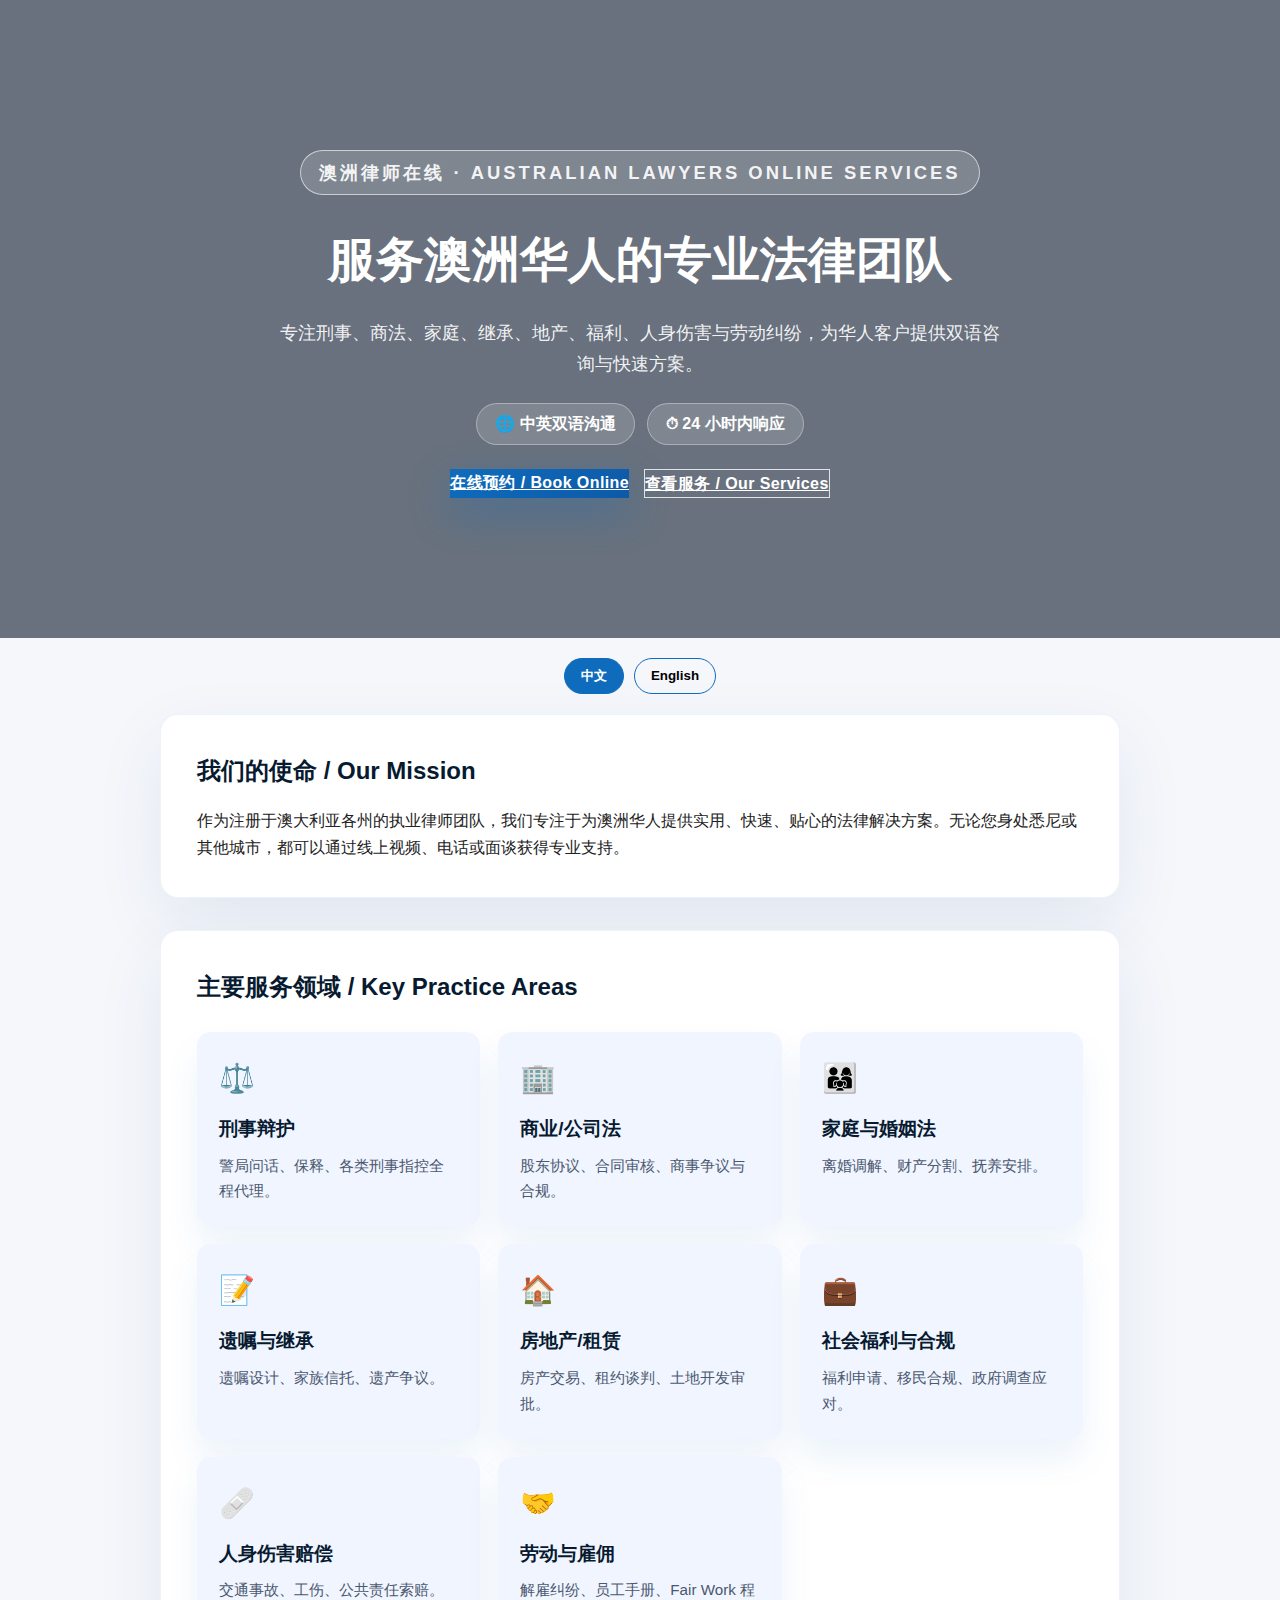
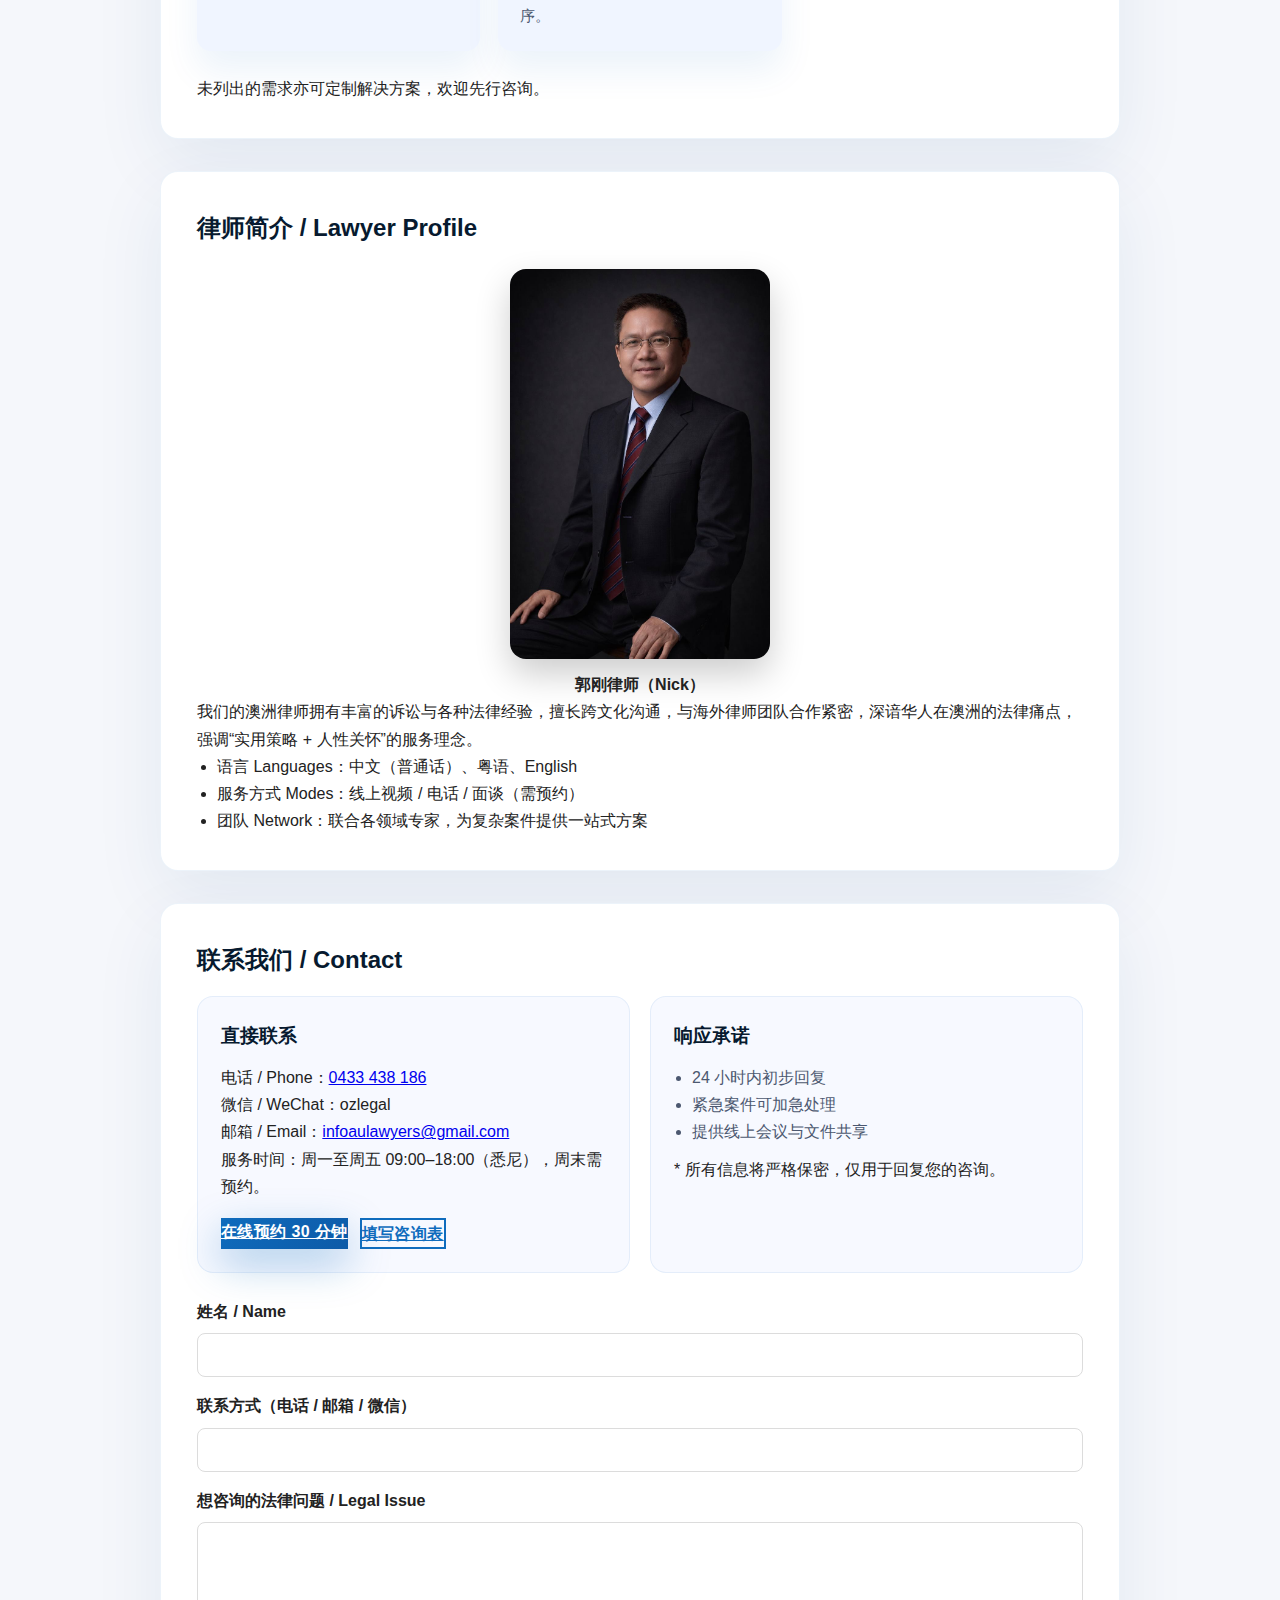
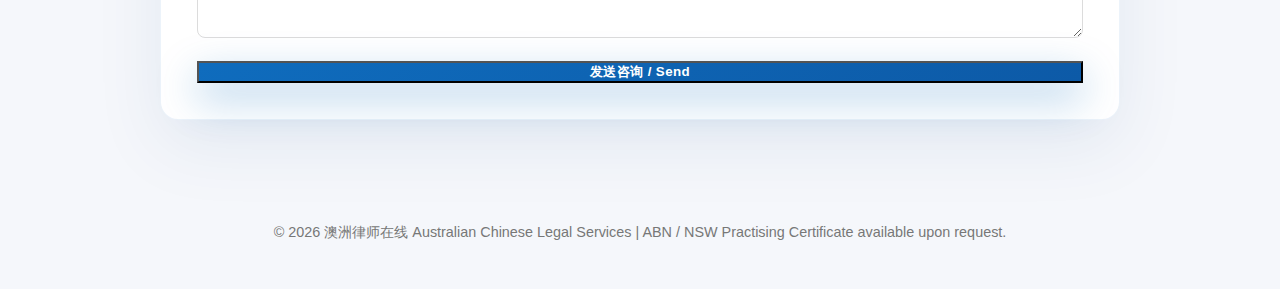
<file: index.html>
<!DOCTYPE html>
<html lang="zh-Hans">
<head>
  <meta charset="UTF-8" />
  <meta name="viewport" content="width=device-width, initial-scale=1" />
  <title>澳洲律师在线 | Australian Chinese Legal Services</title>
  <meta name="description" content="澳洲律师在线（Australian Chinese Legal Services）为悉尼及全澳华人提供刑事、商法、家庭、继承、地产、社会福利、人身伤害、劳动法等法律服务。支持线上咨询与预约。" />
  <meta name="keywords" content="澳洲律师,在线律师,华人律师,悉尼律师,刑事辩护,家庭法,商业法,澳洲法律咨询" />
  <link rel="canonical" href="https://ozlawsite.github.io/" />
  <meta property="og:title" content="澳洲律师在线 | Australian Chinese Legal Services" />
  <meta property="og:description" content="为澳洲华人提供刑事、商法、家庭法、继承、房地产、人身伤害、劳动法等全方位法律服务。" />
  <meta property="og:type" content="website" />
  <meta property="og:url" content="https://ozlawsite.github.io/" />
  <meta property="og:image" content="https://images.unsplash.com/photo-1521791136064-7986c2920216?auto=format&fit=crop&w=1600&q=80" />
  <link rel="stylesheet" href="styles.css" />
</head>
<body>
  <header class="hero">
    <div class="hero-content">
      <p class="eyebrow highlight">澳洲律师在线 · Australian Lawyers Online Services</p>
      <h1>服务澳洲华人的专业法律团队</h1>
      <p>专注刑事、商法、家庭、继承、地产、福利、人身伤害与劳动纠纷，为华人客户提供双语咨询与快速方案。</p>
      <div class="hero-highlight">
        <span>🌐 中英双语沟通</span>
        <span>⏱ 24 小时内响应</span>
      </div>
      <div class="hero-actions">
        <a href="#contact" class="btn-primary">在线预约 / Book Online</a>
        <a href="#services" class="btn-secondary">查看服务 / Our Services</a>
      </div>
    </div>
  </header>

  <nav class="lang-switch">
    <button data-lang="zh" class="active">中文</button>
    <button data-lang="en">English</button>
  </nav>

  <main>
    <section id="about" class="card">
      <h2>我们的使命 / Our Mission</h2>
      <p class="zh">
        作为注册于澳大利亚各州的执业律师团队，我们专注于为澳洲华人提供实用、快速、贴心的法律解决方案。无论您身处悉尼或其他城市，都可以通过线上视频、电话或面谈获得专业支持。
      </p>
      <p class="en hidden">
        We are an Australian multi-state legal team delivering pragmatic, timely and empathetic legal solutions for the Chinese community across Australia. Consultations are available via video, phone or in-person by appointment.
      </p>
    </section>

    <section id="services" class="card">
      <h2>主要服务领域 / Key Practice Areas</h2>
      <div class="service-grid">
        <div class="service-item">
          <span>⚖️</span>
          <h3>刑事辩护</h3>
          <p>警局问话、保释、各类刑事指控全程代理。</p>
        </div>
        <div class="service-item">
          <span>🏢</span>
          <h3>商业/公司法</h3>
          <p>股东协议、合同审核、商事争议与合规。</p>
        </div>
        <div class="service-item">
          <span>👨‍👩‍👧</span>
          <h3>家庭与婚姻法</h3>
          <p>离婚调解、财产分割、抚养安排。</p>
        </div>
        <div class="service-item">
          <span>📝</span>
          <h3>遗嘱与继承</h3>
          <p>遗嘱设计、家族信托、遗产争议。</p>
        </div>
        <div class="service-item">
          <span>🏠</span>
          <h3>房地产/租赁</h3>
          <p>房产交易、租约谈判、土地开发审批。</p>
        </div>
        <div class="service-item">
          <span>💼</span>
          <h3>社会福利与合规</h3>
          <p>福利申请、移民合规、政府调查应对。</p>
        </div>
        <div class="service-item">
          <span>🩹</span>
          <h3>人身伤害赔偿</h3>
          <p>交通事故、工伤、公共责任索赔。</p>
        </div>
        <div class="service-item">
          <span>🤝</span>
          <h3>劳动与雇佣</h3>
          <p>解雇纠纷、员工手册、Fair Work 程序。</p>
        </div>
      </div>
      <p class="note zh">未列出的需求亦可定制解决方案，欢迎先行咨询。</p>
      <p class="note en hidden">Custom solutions are available for matters not listed above—contact us for a confidential assessment.</p>
    </section>

    <section id="profile" class="card">
      <h2>律师简介 / Lawyer Profile</h2>

      <div class="profile-photos">
        <div>
          <img src="profile.jpg" alt="郭刚律师（Nick Guo）" loading="lazy" />
          <p class="caption">郭刚律师（Nick）</p>
        </div>
      </div>

      <p class="zh">
        我们的澳洲律师拥有丰富的诉讼与各种法律经验，擅长跨文化沟通，与海外律师团队合作紧密，深谙华人在澳洲的法律痛点，强调“实用策略 + 人性关怀”的服务理念。
      </p>
      <p class="en hidden">
        Our Australian legal team brings extensive litigation and multi-disciplinary expertise, works closely with international partner firms, and deeply understands the legal pain points faced by Chinese clients while combining practical strategies with genuine care.
      </p>
      <ul>
        <li>语言 Languages：中文（普通话）、粤语、English</li>
        <li>服务方式 Modes：线上视频 / 电话 / 面谈（需预约）</li>
        <li>团队 Network：联合各领域专家，为复杂案件提供一站式方案</li>
      </ul>
    </section>

    <section id="contact" class="card contact">
      <h2>联系我们 / Contact</h2>
      <div class="contact-grid">
        <div class="info-card">
          <h3>直接联系</h3>
          <p>电话 / Phone：<a href="tel:+61433438186">0433 438 186</a></p>
          <p>微信 / WeChat：ozlegal</p>
          <p>邮箱 / Email：<a href="mailto:infoaulawyers@gmail.com">infoaulawyers@gmail.com</a></p>
          <p>服务时间：周一至周五 09:00–18:00（悉尼），周末需预约。</p>
          <div class="cta-buttons">
            <a class="btn-primary" href="https://calendly.com/infoaulawyers/30min" target="_blank" rel="noopener">在线预约 30 分钟</a>
            <a class="btn-outline" href="https://aulawyers.online/#form">填写咨询表</a>
          </div>
        </div>
        <div class="info-card">
          <h3>响应承诺</h3>
          <ul>
            <li>24 小时内初步回复</li>
            <li>紧急案件可加急处理</li>
            <li>提供线上会议与文件共享</li>
          </ul>
          <p class="note">* 所有信息将严格保密，仅用于回复您的咨询。</p>
        </div>
      </div>
      <form id="form" class="contact-form" action="https://formsubmit.co/infoaulawyers@gmail.com" method="POST">
        <input type="hidden" name="_next" value="https://ozlawsite.github.io/thankyou.html" />
        <input type="hidden" name="_captcha" value="false" />
        <label>姓名 / Name
          <input type="text" name="name" required />
        </label>
        <label>联系方式（电话 / 邮箱 / 微信）
          <input type="text" name="contact" required />
        </label>
        <label>想咨询的法律问题 / Legal Issue
          <textarea name="message" rows="5" required></textarea>
        </label>
        <button type="submit" class="btn-primary">发送咨询 / Send</button>
      </form>
    </section>
  </main>

  <footer>
    <p>© 2026 澳洲律师在线 Australian Chinese Legal Services | ABN / NSW Practising Certificate available upon request.</p>
  </footer>

  <script>
    const buttons = document.querySelectorAll('.lang-switch button');
    const zhElements = document.querySelectorAll('.zh');
    const enElements = document.querySelectorAll('.en');

    buttons.forEach(btn => {
      btn.addEventListener('click', () => {
        buttons.forEach(b => b.classList.remove('active'));
        btn.classList.add('active');
        const lang = btn.dataset.lang;
        if (lang === 'zh') {
          zhElements.forEach(el => el.classList.remove('hidden'));
          enElements.forEach(el => el.classList.add('hidden'));
        } else {
          zhElements.forEach(el => el.classList.add('hidden'));
          enElements.forEach(el => el.classList.remove('hidden'));
        }
      });
    });
  </script>
</body>
</html>
</file>
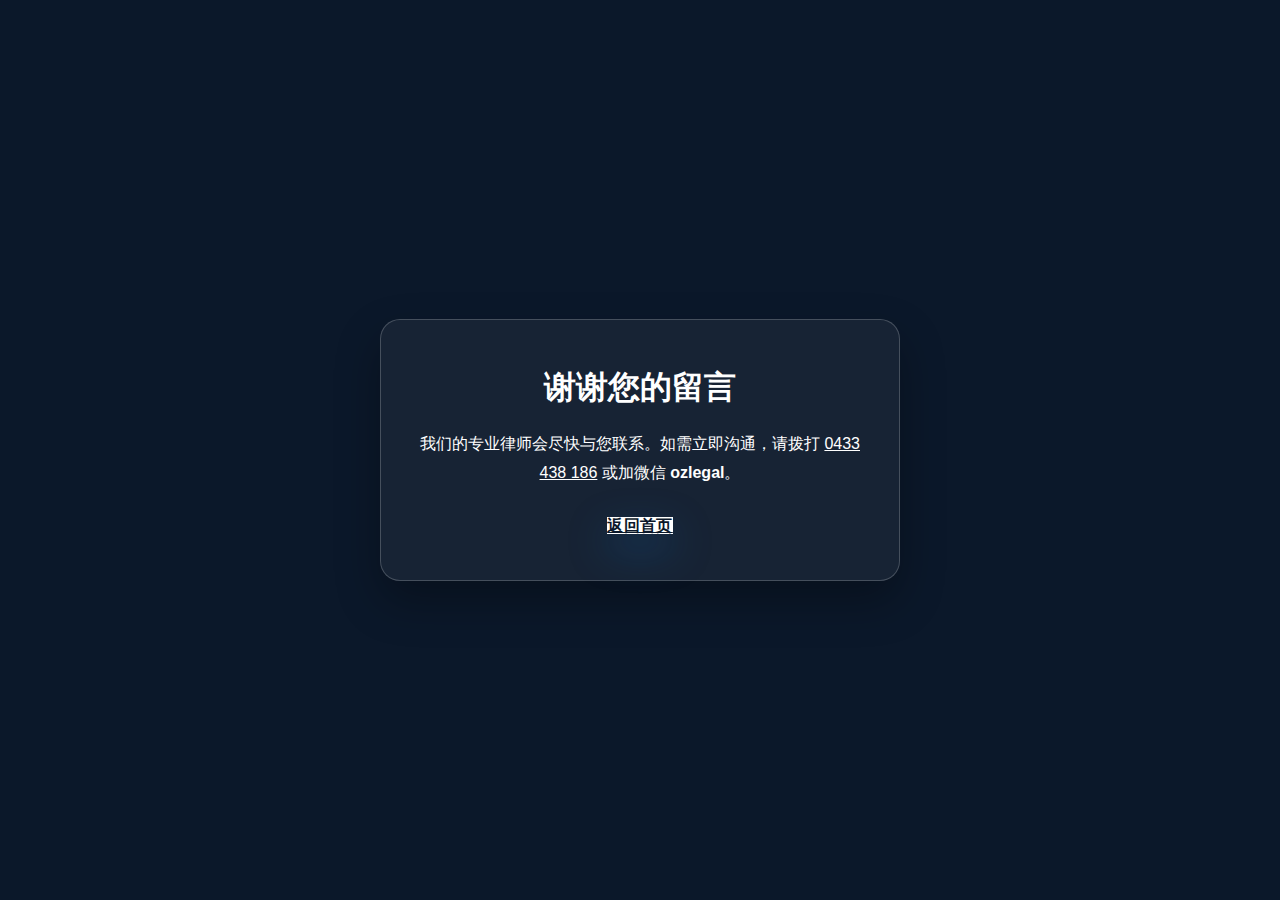
<file: thankyou.html>
<!DOCTYPE html>
<html lang="zh-Hans">
<head>
  <meta charset="UTF-8" />
  <meta name="viewport" content="width=device-width, initial-scale=1" />
  <title>感谢您的留言 | 澳洲律师在线</title>
  <link rel="stylesheet" href="styles.css" />
  <style>
    body {
      display: flex;
      min-height: 100vh;
      align-items: center;
      justify-content: center;
      background: #0b182a;
      color: #fff;
      text-align: center;
      padding: 20px;
    }
    .thankyou-card {
      max-width: 520px;
      background: rgba(255,255,255,0.05);
      border: 1px solid rgba(255,255,255,0.2);
      border-radius: 20px;
      padding: 40px 30px;
      box-shadow: 0 20px 45px rgba(0,0,0,0.3);
    }
    .thankyou-card h1 {
      margin-bottom: 15px;
      font-size: 2rem;
    }
    .thankyou-card p {
      margin-bottom: 25px;
      line-height: 1.8;
    }
    .thankyou-card .btn-primary {
      background: #fff;
      color: #0b182a;
      border: none;
      font-weight: 700;
    }
  </style>
</head>
<body>
  <div class="thankyou-card">
    <h1>谢谢您的留言</h1>
    <p>我们的专业律师会尽快与您联系。如需立即沟通，请拨打 <a href="tel:+61433438186" style="color:#fff;text-decoration:underline;">0433 438 186</a> 或加微信 <strong>ozlegal</strong>。</p>
    <a class="btn-primary" href="/">返回首页</a>
  </div>
</body>
</html>
</file>
<file: styles.css>
:root {
  --primary: #0f6cbd;
  --secondary: #071a2f;
  --accent: #f7c04a;
  --bg: #f5f7fb;
  --card: #ffffff;
  --text: #222;
}

* {
  margin: 0;
  padding: 0;
  box-sizing: border-box;
}

body {
  font-family: "Noto Sans SC", "PingFang SC", "Microsoft Yahei", Arial, sans-serif;
  background: var(--bg);
  color: var(--text);
  line-height: 1.7;
}

.hero {
  background: linear-gradient(rgba(11, 24, 42, 0.6), rgba(11, 24, 42, 0.6)),
    url("https://images.unsplash.com/photo-1521791136064-7986c2920216?auto=format&fit=crop&w=1600&q=80") center/cover;
  color: #fff;
  text-align: center;
  padding: 150px 20px 140px;
}

.hero h1 {
  font-size: 3rem;
  margin-bottom: 16px;
}

.hero p {
  max-width: 720px;
  margin: 0 auto 24px;
  font-size: 1.15rem;
  color: rgba(255,255,255,0.92);
}

.hero-highlight {
  display: flex;
  justify-content: center;
  gap: 12px;
  flex-wrap: wrap;
  margin-bottom: 24px;
}
.hero-highlight span {
  background: rgba(255,255,255,0.15);
  border: 1px solid rgba(255,255,255,0.35);
  border-radius: 999px;
  padding: 6px 18px;
  font-weight: 600;
}
.hero-actions {
  display: flex;
  justify-content: center;
  gap: 15px;
  flex-wrap: wrap;
}

.eyebrow {
  font-size: 1rem;
  font-weight: 700;
  letter-spacing: 3px;
  text-transform: uppercase;
  margin-bottom: 18px;
}

.eyebrow.highlight {
  display: inline-block;
  padding: 6px 18px;
  border-radius: 999px;
  background: rgba(255, 255, 255, 0.15);
  border: 1px solid rgba(255,255,255,0.6);
}


  letter-spacing: 2px;
  text-transform: uppercase;
  font-size: 0.85rem;
  margin-bottom: 10px;
}

.btn-primary,
.btn-secondary,
.btn-outline {
  display: inline-block;
  padding: 12px 28px;
  border-radius: 30px;
  text-decoration: none;
  font-weight: 600;
  transition: transform 0.15s ease, box-shadow 0.15s ease;
}

.btn-primary {
  background: linear-gradient(135deg, var(--primary), #0d5aa7);
  color: #fff;
  box-shadow: 0 15px 40px rgba(15, 108, 189, 0.35);
  font-weight: 700;
  letter-spacing: 0.4px;
}

.btn-secondary {
  border: 1px solid rgba(255,255,255,0.8);
  color: #fff;
  background: transparent;
  font-weight: 700;
  letter-spacing: 0.4px;
}

.btn-outline {
  border: 2px solid var(--primary);
  color: var(--primary);
  background: transparent;
  font-weight: 700;
  letter-spacing: 0.4px;
}

.btn-primary:hover,
.btn-secondary:hover,
.btn-outline:hover {
  transform: translateY(-3px);
}

.lang-switch {
  display: flex;
  justify-content: center;
  gap: 10px;
  margin: 20px auto;
}

.lang-switch button {
  border: 1px solid var(--primary);
  border-radius: 20px;
  padding: 8px 16px;
  background: transparent;
  cursor: pointer;
  font-weight: 600;
}

.lang-switch button.active {
  background: var(--primary);
  color: #fff;
}

main {
  max-width: 1000px;
  margin: 0 auto 60px;
  padding: 0 20px;
}

.card {
  background: var(--card);
  border-radius: 18px;
  padding: 36px;
  margin-bottom: 32px;
  box-shadow: 0 25px 70px rgba(15, 68, 124, 0.08);
  border: 1px solid rgba(15,108,189,0.08);
}

.card h2 {
  color: var(--secondary);
  margin-bottom: 15px;
}

#profile ul {
  margin-left: 20px;
}

.service-grid {
  display: grid;
  grid-template-columns: repeat(auto-fit, minmax(220px, 1fr));
  gap: 18px;
  margin: 24px 0;
}

.service-item {
  background: #f0f5ff;
  border-radius: 14px;
  padding: 22px;
  box-shadow: 0 20px 35px rgba(15,108,189,0.08);
  text-align: left;
}
.service-item span {
  font-size: 1.8rem;
}
.service-item h3 {
  margin: 10px 0 8px;
  color: var(--secondary);
}
.service-item p {
  color: #4c5870;
  font-size: 0.95rem;
}

.contact-grid {
  display: grid;
  grid-template-columns: repeat(auto-fit, minmax(260px, 1fr));
  gap: 20px;
  margin-bottom: 25px;
}
.info-card {
  background: #f7f9ff;
  border-radius: 16px;
  padding: 24px;
  box-shadow: inset 0 0 0 1px rgba(15,108,189,0.08);
}
.info-card h3 {
  margin-bottom: 12px;
  color: var(--secondary);
}
.info-card ul {
  padding-left: 18px;
  margin: 10px 0;
  color: #4c5870;
}
.contact .cta-buttons {
  display: flex;
  flex-wrap: wrap;
  gap: 12px;
  margin-top: 18px;
}

.contact-form {
  display: grid;
  gap: 15px;
  margin-top: 15px;
}

label {
  font-weight: 600;
}

input,
textarea {
  width: 100%;
  padding: 12px;
  border: 1px solid #dcdcdc;
  border-radius: 8px;
  font-size: 1rem;
  margin-top: 8px;
}

footer {
  text-align: center;
  padding: 40px 20px;
  color: #777;
  font-size: 0.9rem;
}

.hidden {
  display: none !important;
}

@media (max-width: 600px) {
  .hero h1 {
    font-size: 2.1rem;
  }

  .btn-primary,
  .btn-secondary,
  .btn-outline {
    width: 100%;
    text-align: center;
  }
}

.profile-photos {
  display: grid;
  grid-template-columns: repeat(auto-fit, minmax(220px, 1fr));
  gap: 20px;
  margin-top: 20px;
}

.profile-photos img {
  width: 100%;
  max-width: 260px;
  margin: 0 auto;
  display: block;
  border-radius: 16px;
  box-shadow: 0 15px 35px rgba(0,0,0,0.2);
}

.profile-photos .caption {
  text-align: center;
  margin-top: 12px;
  font-weight: 600;
}
</file>
